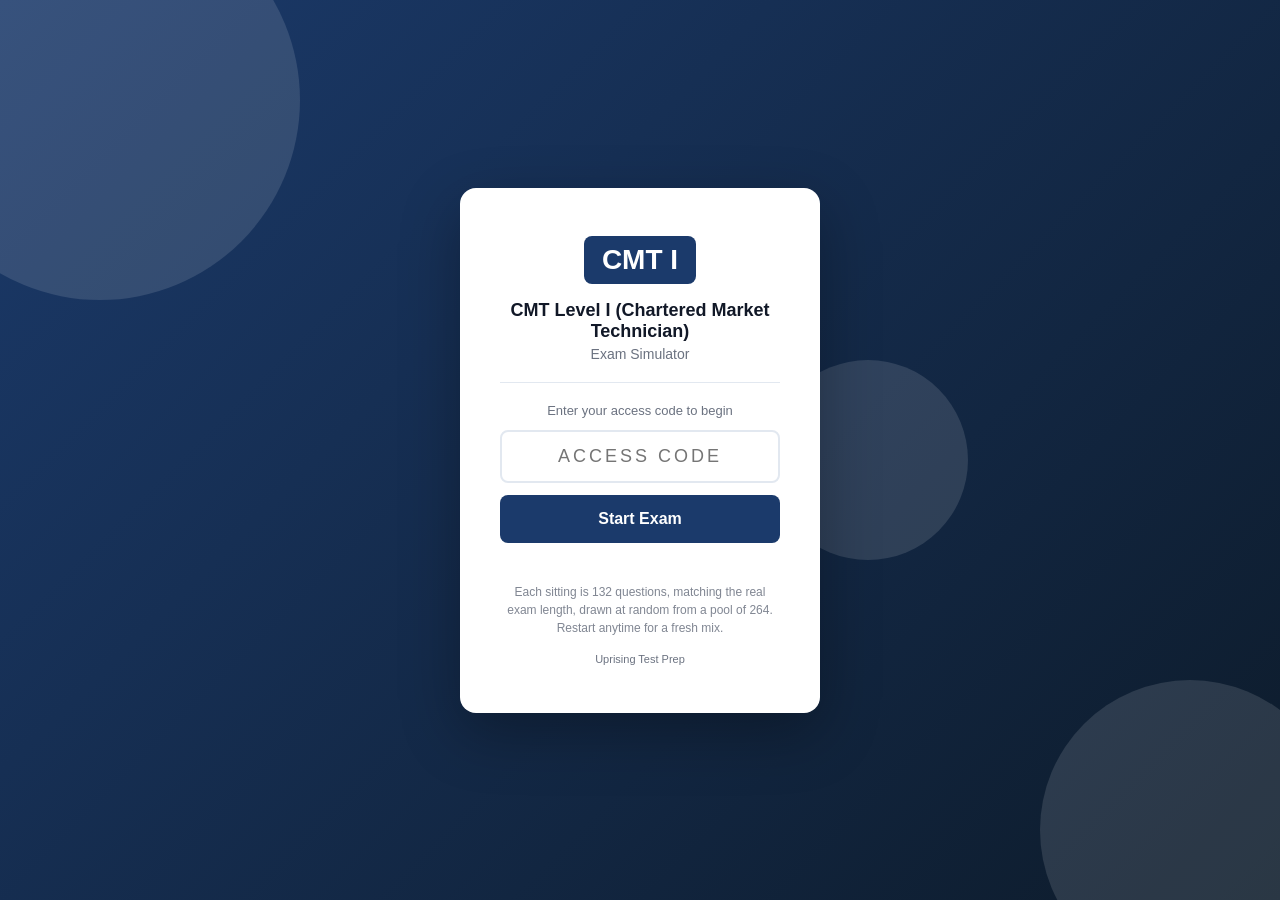
<file: index.html>
<!DOCTYPE html>
<html lang="en">
<head>
  <meta charset="UTF-8" />
  <meta name="viewport" content="width=device-width, initial-scale=1.0, viewport-fit=cover" />
  <meta name="apple-mobile-web-app-capable" content="yes" />
  <meta name="apple-mobile-web-app-status-bar-style" content="black-translucent" />
  <title>CMT Level I Exam Simulator</title>
  <link rel="stylesheet" href="style.css" />
</head>
<body>

<div id="access-gate">
  <div class="gate-bg-shapes">
    <div class="shape shape-1"></div>
    <div class="shape shape-2"></div>
    <div class="shape shape-3"></div>
  </div>
  <div class="gate-card">
    <div class="gate-logo">
      <div class="logo-badge">CMT I</div>
    </div>
    <h1 class="gate-title">CMT Level I (Chartered Market Technician)</h1>
    <p class="gate-subtitle">Exam Simulator</p>
    <div class="gate-divider"></div>
    <p class="gate-instruction">Enter your access code to begin</p>
    <input type="text" id="access-code-input" class="gate-input"
           placeholder="Access Code" autocomplete="off"
           maxlength="20" spellcheck="false" />
    <button id="access-btn" class="gate-btn">Start Exam</button>
    <p id="access-error" class="gate-error"></p>
    <p class="gate-pool-note">Each sitting is 132 questions, matching the real exam length, drawn at random from a pool of 264. Restart anytime for a fresh mix.</p>
    <p class="gate-hint">Uprising Test Prep</p>
  </div>
</div>

<div id="app" style="display:none">
  <header class="top-bar">
    <div class="bar-left">
      <span class="bar-logo">CMT I</span>
      <span class="bar-title">Exam Simulator</span>
    </div>
    <div class="bar-right">
      <span class="bar-timer" id="timer-display">--:--</span>
      <button class="bar-btn" id="flag-btn">Flag</button>
      <button class="bar-btn bar-btn-primary" id="submit-btn">
        <span class="btn-full">Submit Exam</span>
        <span class="btn-short">Submit</span>
      </button>
    </div>
  </header>

  <div class="progress-strip">
    <div class="progress-bar" id="progress-bar"></div>
  </div>

  <main class="exam-main">
    <div class="question-panel">
      <div class="q-meta">
        <span id="q-counter"></span>
        <span class="q-pool-chip" title="This sitting is 132 questions, matching the real exam length, drawn at random from a pool of 264. Restart for a fresh mix.">264 Questions Available</span>
        <span id="q-domain" class="q-domain-tag"></span>
        <span id="q-flag-indicator" class="flag-chip" style="display:none">Flagged</span>
      </div>
      <!-- Shared text for a linked cluster (a clinical case, a reading
           passage). It sits ABOVE the stem, which is the one thing that
           legitimately precedes it, and repeats on every question in the
           cluster so nobody has to page backwards. -->
      <div id="q-cluster-wrap" class="cluster-wrap" style="display:none"></div>
      <p id="question-text" class="q-text"></p>
      <!-- The picture sits BELOW the question text so the simulator matches
           the printed book exactly: stem, then picture, then options. They
           used to disagree (book put the picture under the stem, simulator put
           it above), so no single wording could be true in both places, and
           184 of MLPAO's 185 image questions said "shown above" while the
           book printed the picture below the sentence. Write stems with
           neutral wording ("the strip shown", "the diagram shows") and this
           whole class of bug cannot come back. -->
      <div id="q-image-wrap" style="display:none; margin-bottom:14px;"></div>
      <div id="options-list" class="options-list"></div>
      <div id="explanation-box" class="explanation-box" style="display:none">
        <div class="explanation-label">Explanation</div>
        <p id="explanation-text" class="explanation-text"></p>
      </div>
    </div>
    <div class="nav-bar">
      <button class="nav-btn" id="prev-btn">&#8592; Prev</button>
      <button class="nav-btn nav-btn-map" id="map-btn">Question Map</button>
      <button class="nav-btn nav-btn-next" id="next-btn">Next &#8594;</button>
    </div>
  </main>
</div>

<!-- Question Map Modal -->
<div id="map-modal" style="display:none">
  <div class="map-backdrop" id="map-backdrop"></div>
  <div class="map-panel">
    <div class="map-header">
      <span class="map-title">Question Map</span>
      <button id="map-close" class="map-close-btn">&#x2715; Close</button>
    </div>
    <div class="map-legend">
      <span class="leg-item"><span class="leg-swatch leg-answered"></span>Answered</span>
      <span class="leg-item"><span class="leg-swatch leg-flagged"></span>Flagged</span>
      <span class="leg-item"><span class="leg-swatch leg-unanswered"></span>Unanswered</span>
    </div>
    <div id="q-grid" class="q-grid"></div>
  </div>
</div>

<div id="results-screen" style="display:none">
  <div class="results-card">
    <div class="res-header">
      <div class="res-badge">CMT I</div>
      <h2 id="res-status" class="res-status"></h2>
      <p id="res-score" class="res-score"></p>
    </div>
    <div id="res-domains" class="res-domains"></div>
    <p class="mode-pool-note">This sitting drew 132 questions from a pool of 264. Restart for a fresh mix.</p>
    <button id="res-review-btn" class="res-btn">Review Answers</button>
    <button id="res-restart-btn" class="res-btn res-btn-secondary">Restart</button>
  </div>
</div>

<script src="questions.js"></script>
<script src="app.js"></script>
</body>
</html>
</file>
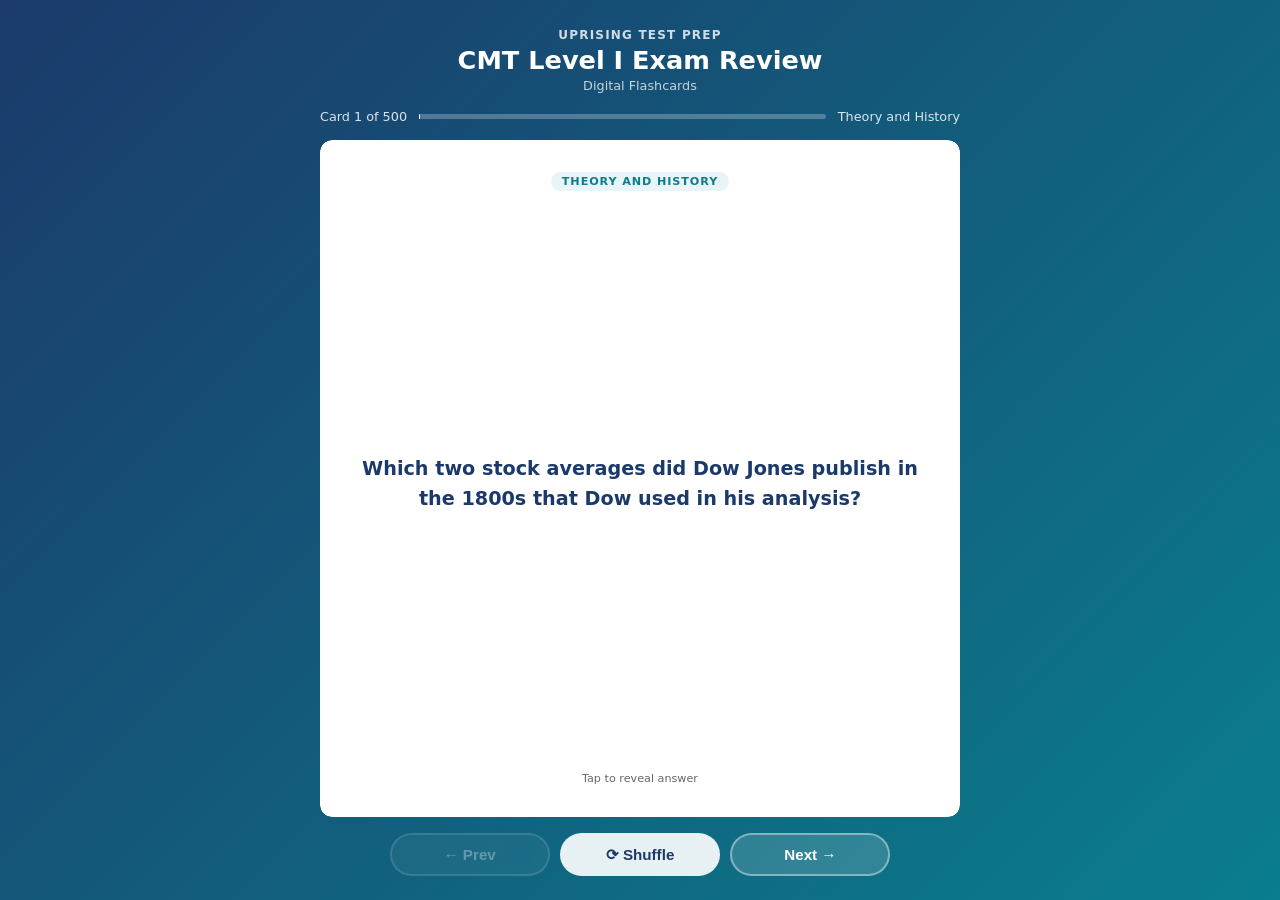
<file: flashcards/index.html>
<!DOCTYPE html>
<html lang="en">
<head>
  <meta charset="UTF-8">
  <meta name="viewport" content="width=device-width, initial-scale=1.0">
  <title>CMT Level I Exam Review: Flashcards</title>
  <style>
    :root {
      --blue:   #1B3A6B;
      --teal:   #0A7E8C;
      --ltblue: #E8F4F8;
      --white:  #FFFFFF;
      --text:   #1A1A1A;
      --muted:  #666;
      --radius: 12px;
    }
    * { box-sizing: border-box; margin: 0; padding: 0; }
    html, body { height: 100%; }
    body {
      font-family: 'Segoe UI', system-ui, sans-serif;
      background: linear-gradient(135deg, var(--blue) 0%, var(--teal) 100%);
      /* Pinned, not min-height: the page must never grow, or the controls
         get pushed below the fold on iOS where 100dvh and height:100%
         disagree. The height:100% rule above is the pre-dvh fallback. */
      height: 100dvh;
      max-height: 100dvh;
      overflow: hidden;
      display: flex;
      flex-direction: column;
      align-items: center;
      padding: 1.25rem 1rem 1rem;
      gap: 0.75rem;
      overflow-x: hidden;
    }
    header { text-align: center; color: #fff; flex-shrink: 0; }
    header .brand { font-size: 0.75rem; font-weight: 700; letter-spacing: 0.1em; opacity: 0.8; text-transform: uppercase; }
    header h1 { font-size: 1.3rem; font-weight: 800; margin-top: 0.2rem; }
    header .subtitle { font-size: 0.8rem; opacity: 0.75; margin-top: 0.15rem; }
    #progress-info {
      display: flex; align-items: center; gap: 0.75rem;
      color: rgba(255,255,255,0.85); font-size: 0.8rem;
      flex-shrink: 0; width: 100%; max-width: 640px;
    }
    #progress-bar-track {
      flex: 1; background: rgba(255,255,255,0.25);
      border-radius: 4px; height: 5px;
    }
    #progress-bar-fill { height: 100%; background: #fff; border-radius: 4px; transition: width 0.3s; }
    .card-scene {
      width: 100%; max-width: 640px;
      perspective: 1200px;
      cursor: pointer;
      flex: 1; min-height: 0;
      display: flex; flex-direction: column;
    
      /* WebKit does not clip overflow inside a preserve-3d context, so the
         answer pane's own clip is dropped and a long answer paints over the
         Prev/Next row. This element only sets the perspective and is NOT
         itself in the 3D context, so its clip is honoured in every engine. */
      overflow: hidden;
      border-radius: var(--radius);
    }
    .card-inner {
      position: relative; width: 100%;
      flex: 1; min-height: 0;
      transition: transform 0.55s cubic-bezier(.4,0,.2,1);
      transform-style: preserve-3d;
    }
    .card-scene.flipped .card-inner { transform: rotateY(180deg); }
    .card-face {
      position: absolute; inset: 0;
      backface-visibility: hidden; -webkit-backface-visibility: hidden;
      border-radius: var(--radius);
      display: flex; flex-direction: column;
      padding: 1.5rem 1.75rem;
      box-shadow: 0 12px 40px rgba(0,0,0,0.2);
      overflow: hidden;
    
      /* Painting through a mask forces WebKit to allocate a real clipping
         layer for a 3D-transformed element, which is what makes the
         overflow:hidden and the rounded corners above actually apply. */
      -webkit-mask-image: -webkit-radial-gradient(#fff, #000);
              mask-image: radial-gradient(#fff, #000);
    }
    .card-front { background: var(--white); align-items: center; justify-content: center; }
    .card-back  { background: var(--ltblue); transform: rotateY(180deg); }
    .card-badge {
      font-size: 0.7rem; font-weight: 700; text-transform: uppercase;
      letter-spacing: 0.08em;
      background: var(--ltblue); color: var(--teal);
      padding: 0.2rem 0.65rem; border-radius: 20px;
      margin-bottom: 0.85rem; flex-shrink: 0;
    }
    .card-back .card-badge { background: rgba(10,126,140,0.12); }
    .card-front .q-text {
      font-size: 1.1rem; font-weight: 600; color: var(--blue); line-height: 1.55;
      text-align: center; overflow-y: auto; flex: 1;
      display: flex; align-items: center; justify-content: center;
      scrollbar-width: thin; scrollbar-color: rgba(27,58,107,0.3) transparent;
    }
    .card-back .a-label { font-size: 0.7rem; font-weight: 700; color: var(--teal); text-transform: uppercase; letter-spacing: 0.08em; margin-bottom: 0.4rem; flex-shrink: 0; }
    .card-back .a-text  {
      font-size: 0.975rem; color: var(--text); line-height: 1.65;
      overflow-y: auto; flex: 1; min-height: 0; padding-right: 4px;
      scrollbar-width: thin; scrollbar-color: rgba(10,126,140,0.4) transparent;
    
      -webkit-overflow-scrolling: touch;
      overscroll-behavior: contain;
    }
    .card-back .a-text::-webkit-scrollbar { width: 4px; }
    .card-back .a-text::-webkit-scrollbar-track { background: transparent; }
    .card-back .a-text::-webkit-scrollbar-thumb { background: rgba(10,126,140,0.4); border-radius: 4px; }
    .tap-hint { flex-shrink: 0; margin-top: 0.6rem; font-size: 0.7rem; color: var(--muted); text-align: center; }
    .card-back .tap-hint { color: var(--teal); opacity: 0.7; }
    .controls {
      display: flex; gap: 0.65rem; flex-wrap: nowrap;
      justify-content: center; flex-shrink: 0;
      width: 100%; max-width: 640px;
      padding-bottom: env(safe-area-inset-bottom, 0px);
    }
    .btn {
      padding: 0.6rem 1.2rem; border-radius: 50px;
      border: 2px solid rgba(255,255,255,0.4);
      background: rgba(255,255,255,0.15); color: #fff;
      font-weight: 700; font-size: 0.875rem; cursor: pointer;
      transition: all 0.2s; backdrop-filter: blur(4px);
      white-space: nowrap; flex: 1; max-width: 160px;
    }
    .btn:hover { background: rgba(255,255,255,0.3); border-color: rgba(255,255,255,0.7); }
    .btn:active { transform: scale(0.96); }
    .btn:disabled { opacity: 0.35; cursor: not-allowed; }
    .btn.btn-primary { background: rgba(255,255,255,0.9); color: var(--blue); border-color: transparent; }
    .btn.btn-primary:hover { background: #fff; }
    #loading { color: rgba(255,255,255,0.8); font-size: 1rem; text-align: center; padding: 3rem; flex: 1; }
    @media (min-width: 768px) {
      body { padding: 1.75rem 1.5rem 1.5rem; gap: 1rem; }
      header h1 { font-size: 1.6rem; }
      .card-face { padding: 2rem 2.5rem; }
      .card-front .q-text { font-size: 1.2rem; }
      .card-back .a-text { font-size: 1.05rem; }
      .btn { font-size: 0.95rem; padding: 0.65rem 1.4rem; }
    }
    @media (max-width: 380px) {
      body { padding: 0.75rem; gap: 0.5rem; }
      header .brand { font-size: 0.65rem; }
      header h1 { font-size: 1.1rem; }
      header .subtitle { display: none; }
      .card-face { padding: 1rem 1.1rem; }
      .card-front .q-text { font-size: 0.975rem; }
      .card-back .a-text { font-size: 0.875rem; }
      .btn { font-size: 0.8rem; padding: 0.5rem 0.75rem; }
    }
  </style>
</head>
<body>
<header>
  <div class="brand">Uprising Test Prep</div>
  <h1>CMT Level I Exam Review</h1>
  <div class="subtitle">Digital Flashcards</div>
</header>
<div id="progress-info">
  <span id="card-counter">Card 1</span>
  <div id="progress-bar-track"><div id="progress-bar-fill" style="width:0%"></div></div>
  <span id="domain-label"></span>
</div>
<div id="loading">Loading flashcards...</div>
<div class="card-scene" id="card-scene" style="display:none" onclick="flipCard()">
  <div class="card-inner" id="card-inner">
    <div class="card-face card-front">
      <div class="card-badge" id="front-badge"></div>
      <div class="q-text" id="q-text"></div>
      <div class="tap-hint">Tap to reveal answer</div>
    </div>
    <div class="card-face card-back">
      <div class="card-badge" id="back-badge">Answer</div>
      <div class="a-label">Answer</div>
      <div class="a-text" id="a-text"></div>
      <div class="tap-hint">Tap to flip back</div>
    </div>
  </div>
</div>
<div class="controls" id="controls" style="display:none">
  <button class="btn" id="prev-btn" onclick="event.stopPropagation();move(-1)" disabled>&#8592; Prev</button>
  <button class="btn btn-primary" onclick="event.stopPropagation();shuffleCards()">&#10227; Shuffle</button>
  <button class="btn" id="next-btn" onclick="event.stopPropagation();move(1)">Next &#8594;</button>
</div>
<script>
const DOMAIN_LABELS = {
  theory_and_history: "Theory and History",
  classical_techniques: "Classical Techniques",
  advanced_techniques: "Advanced Techniques",
  ethics: "Ethics",
};
let cards   = [];
let current = 0;
async function init() {
  try {
    const res = await fetch('flashcards.json');
    if (!res.ok) throw new Error('Network error');
    cards = await res.json();
    document.getElementById('loading').style.display    = 'none';
    document.getElementById('card-scene').style.display = 'flex';
    document.getElementById('controls').style.display   = 'flex';
    show();
  } catch (e) {
    document.getElementById('loading').textContent = 'Error loading flashcards. Please try refreshing.';
  }
}
function domainLabel(key) {
  return DOMAIN_LABELS[key] || key.replace(/_/g, ' ').replace(/\b\w/g, c => c.toUpperCase());
}
function show() {
  const c = cards[current];
  document.getElementById('card-scene').classList.remove('flipped');
  document.getElementById('a-text').scrollTop = 0;
  const label = domainLabel(c.domain || c.chapter || '');
  document.getElementById('q-text').textContent       = c.front;
  document.getElementById('a-text').textContent       = c.back;
  document.getElementById('front-badge').textContent  = label;
  document.getElementById('back-badge').textContent   = label;
  document.getElementById('card-counter').textContent = `Card ${current+1} of ${cards.length}`;
  document.getElementById('domain-label').textContent = label;
  document.getElementById('progress-bar-fill').style.width = `${((current+1)/cards.length*100).toFixed(1)}%`;
  document.getElementById('prev-btn').disabled = current === 0;
  document.getElementById('next-btn').disabled = current === cards.length - 1;
}
function flipCard() { document.getElementById('card-scene').classList.toggle('flipped'); }
function move(dir) {
  const next = current + dir;
  if (next < 0 || next >= cards.length) return;
  current = next; show();
}
function shuffleCards() {
  for (let i = cards.length - 1; i > 0; i--) {
    const j = Math.floor(Math.random() * (i+1));
    [cards[i], cards[j]] = [cards[j], cards[i]];
  }
  current = 0; show();
}
document.addEventListener('keydown', e => {
  if (e.key === 'ArrowRight' || e.key === 'ArrowDown') move(1);
  else if (e.key === 'ArrowLeft' || e.key === 'ArrowUp') move(-1);
  else if (e.key === ' ' || e.key === 'Enter') { e.preventDefault(); flipCard(); }
});
init();
</script>
</body>
</html>
</file>
<file: style.css>
/* CMT1 Exam Simulator, Styles */
:root {
  --primary:   #1B3A6B;
  --pass:      #059669;
  --fail:      #DC2626;
  --bg:        #F3F4F8;
  --card:      #FFFFFF;
  --border:    #E2E8F0;
  --text:      #111827;
  --muted:     #6B7280;
  --radius:    10px;
}
*, *::before, *::after { box-sizing: border-box; margin: 0; padding: 0; }
body {
  font-family: -apple-system, BlinkMacSystemFont, "Segoe UI", sans-serif;
  background: var(--bg);
  color: var(--text);
  height: 100vh;
  height: 100dvh;
  overflow: hidden;
  -webkit-text-size-adjust: 100%;
}

/* ── Access Gate ─────────────────────────────────────────────────────────── */
#access-gate {
  display: flex;
  align-items: center;
  justify-content: center;
  height: 100vh;
  height: 100dvh;
  background: linear-gradient(135deg, var(--primary) 0%, #0d1b2a 100%);
  position: relative;
  overflow: hidden;
  padding: 20px;
  padding-top: max(20px, env(safe-area-inset-top));
  padding-bottom: max(20px, env(safe-area-inset-bottom));
}
.gate-bg-shapes { position: absolute; inset: 0; pointer-events: none; }
.shape { position: absolute; border-radius: 50%; opacity: .12; background: #fff; }
.shape-1 { width: 400px; height: 400px; top: -100px; left: -100px; }
.shape-2 { width: 300px; height: 300px; bottom: -80px; right: -60px; }
.shape-3 { width: 200px; height: 200px; top: 40%; left: 60%; }
.gate-card {
  background: #fff;
  border-radius: 16px;
  padding: 48px 40px;
  text-align: center;
  width: 100%;
  max-width: 360px;
  position: relative;
  z-index: 1;
  box-shadow: 0 20px 60px rgba(0,0,0,.3);
}
.logo-badge {
  display: inline-block;
  background: var(--primary);
  color: #fff;
  font-weight: 800;
  font-size: 28px;
  padding: 8px 18px;
  border-radius: 8px;
}
.gate-title { font-size: 18px; font-weight: 700; margin-top: 16px; color: var(--text); }
.gate-subtitle { color: var(--muted); font-size: 14px; margin-top: 4px; }
.gate-divider { height: 1px; background: var(--border); margin: 20px 0; }
.gate-instruction { font-size: 13px; color: var(--muted); margin-bottom: 12px; }
.gate-input {
  width: 100%;
  padding: 14px 16px;
  border: 2px solid var(--border);
  border-radius: 8px;
  font-size: 18px;
  text-align: center;
  text-transform: uppercase;
  letter-spacing: 3px;
  outline: none;
}
.gate-input:focus { border-color: var(--primary); }
.gate-btn {
  width: 100%;
  margin-top: 12px;
  padding: 15px;
  background: var(--primary);
  color: #fff;
  border: none;
  border-radius: 8px;
  font-size: 16px;
  font-weight: 600;
  cursor: pointer;
  -webkit-tap-highlight-color: transparent;
}
.gate-btn:hover { opacity: .9; }
.gate-error { color: var(--fail); font-size: 13px; margin-top: 8px; min-height: 18px; }
.gate-hint { color: var(--muted); font-size: 11px; margin-top: 16px; }
.gate-pool-note { color: var(--muted); opacity: .85; font-size: 12px; margin-top: 14px; line-height: 1.5; }
.mode-pool-note { color: var(--muted); opacity: .85; font-size: 12.5px; text-align: center; margin: 4px 0 16px; line-height: 1.5; }

/* ── App shell ───────────────────────────────────────────────────────────── */
#app {
  display: flex;
  flex-direction: column;
  height: 100vh;
  height: 100dvh;
  padding-top: env(safe-area-inset-top);
}
.top-bar {
  display: flex;
  justify-content: space-between;
  align-items: center;
  background: var(--primary);
  color: #fff;
  padding: 0 20px;
  padding-left: max(20px, env(safe-area-inset-left));
  padding-right: max(20px, env(safe-area-inset-right));
  height: 52px;
  flex-shrink: 0;
  gap: 8px;
}
.bar-left { display: flex; align-items: center; gap: 8px; min-width: 0; }
.bar-logo { font-weight: 800; font-size: 18px; flex-shrink: 0; }
.bar-title { font-size: 14px; opacity: .8; white-space: nowrap; overflow: hidden; text-overflow: ellipsis; }
.bar-right { display: flex; align-items: center; gap: 8px; flex-shrink: 0; }
.bar-timer {
  font-variant-numeric: tabular-nums;
  font-size: 16px;
  font-weight: 600;
  min-width: 68px;
  text-align: right;
}
.bar-btn {
  padding: 7px 13px;
  background: rgba(255,255,255,.15);
  border: 1px solid rgba(255,255,255,.3);
  color: #fff;
  border-radius: 6px;
  cursor: pointer;
  font-size: 13px;
  white-space: nowrap;
  -webkit-tap-highlight-color: transparent;
  touch-action: manipulation;
}
.bar-btn:hover { background: rgba(255,255,255,.25); }
.bar-btn-primary {
  background: #fff;
  color: var(--primary);
  border-color: #fff;
  font-weight: 600;
}
.bar-btn-primary:hover { background: #f0f0f0; }
.btn-short { display: none; }
.btn-full  { display: inline; }

.progress-strip { height: 4px; background: rgba(0,0,0,.1); flex-shrink: 0; }
.progress-bar   { height: 100%; background: #4ade80; transition: width .3s; }

/* ── Main exam area ──────────────────────────────────────────────────────── */
.exam-main {
  flex: 1;
  overflow: hidden;
  display: flex;
  flex-direction: column;
  padding: 16px 20px 0;
  padding-left: max(16px, env(safe-area-inset-left));
  padding-right: max(16px, env(safe-area-inset-right));
  min-height: 0;
}
.question-panel { flex: 1; overflow-y: auto; padding-bottom: 12px; -webkit-overflow-scrolling: touch; }
.q-meta {
  display: flex;
  align-items: center;
  gap: 8px;
  margin-bottom: 12px;
  font-size: 13px;
  color: var(--muted);
  flex-wrap: wrap;
}
.q-domain-tag {
  background: var(--primary);
  color: #fff;
  padding: 2px 8px;
  border-radius: 4px;
  font-size: 11px;
  font-weight: 600;
}
.q-pool-chip {
  background: #EEF2FF;
  background: color-mix(in srgb, var(--primary) 12%, #fff);
  color: var(--primary);
  border: 1px solid var(--primary);
  padding: 2px 8px;
  border-radius: 10px;
  font-size: 11px;
  font-weight: 700;
  cursor: help;
  white-space: nowrap;
}
.flag-chip {
  background: #FEF3C7;
  color: #92400E;
  padding: 2px 8px;
  border-radius: 4px;
  font-size: 11px;
  font-weight: 600;
}
.cluster-wrap {
  border-left: 4px solid var(--primary, #1B3A6B);
  background: #F2F6FC; border-radius: 8px;
  padding: 10px 14px; margin-bottom: 16px;
}
.cluster-label {
  font-size: 11px; font-weight: 700; letter-spacing: 0.06em;
  text-transform: uppercase; color: var(--primary, #1B3A6B); margin-bottom: 6px;
}
.cluster-body {
  max-height: 38vh; overflow-y: auto; font-size: 15px; line-height: 1.6;
  -webkit-overflow-scrolling: touch;
}
.cluster-body p + p { margin-top: 10px; }
@media (min-width: 1100px) { .cluster-body { max-height: 52vh; } }

.q-image {
  max-width: 100%;
  /* Cap the height too. With only max-width, a tall exhibit renders at full
     width and pushes the stem and every option below the fold, so the question
     looks like it has no answers until the candidate scrolls. Found on CNPLE. */
  max-height: 62vh;
  width: auto;
  height: auto;
  object-fit: contain;
  border-radius: 6px;
  border: 1px solid var(--border);
  display: block;
  margin-bottom: 14px;
}
.q-text { font-size: 16px; line-height: 1.65; margin-bottom: 20px; }
.options-list { display: flex; flex-direction: column; gap: 10px; }
.option {
  display: flex;
  align-items: flex-start;
  gap: 12px;
  padding: 15px 16px;
  background: var(--card);
  border: 2px solid var(--border);
  border-radius: var(--radius);
  cursor: pointer;
  transition: .15s;
  -webkit-tap-highlight-color: transparent;
  touch-action: manipulation;
  min-height: 52px;
}
.option:hover  { border-color: var(--primary); background: #F8FAFF; }
.option.selected  { border-color: var(--primary); background: #EEF3FF; }
.option.correct   { border-color: #059669; background: #ECFDF5; }
.option.incorrect { border-color: #DC2626; background: #FEF2F2; }
.explanation-box {
  margin-top: 20px;
  padding: 16px 18px;
  background: #F0F9FF;
  border-left: 4px solid #2563EB;
  border-radius: 6px;
}
.explanation-label {
  font-size: 11px;
  font-weight: 700;
  text-transform: uppercase;
  letter-spacing: .06em;
  color: #2563EB;
  margin-bottom: 8px;
}
.explanation-text { font-size: 14.5px; line-height: 1.7; color: #1e293b; margin: 0; }
.opt-letter { font-weight: 700; font-size: 15px; color: var(--primary); min-width: 22px; padding-top: 1px; flex-shrink: 0; }
.opt-text   { font-size: 15px; line-height: 1.5; }

/* ── Nav bar ─────────────────────────────────────────────────────────────── */
.nav-bar {
  display: flex;
  align-items: center;
  gap: 8px;
  padding: 10px 0;
  padding-bottom: max(14px, env(safe-area-inset-bottom));
  flex-shrink: 0;
}
.nav-btn {
  flex: 1;
  padding: 13px 8px;
  background: var(--card);
  border: 1px solid var(--border);
  border-radius: 8px;
  cursor: pointer;
  font-size: 15px;
  font-weight: 500;
  text-align: center;
  -webkit-tap-highlight-color: transparent;
  touch-action: manipulation;
  min-height: 48px;
}
.nav-btn:hover      { background: #f0f0f0; }
.nav-btn-map {
  background: var(--bg);
  border-color: var(--primary);
  color: var(--primary);
  font-weight: 600;
}
.nav-btn-map:hover { background: #EEF3FF; }
.nav-btn-next {
  background: var(--primary);
  color: #fff;
  border-color: var(--primary);
}
.nav-btn-next:hover { opacity: .9; }

/* ── Question Map Modal ──────────────────────────────────────────────────── */
#map-modal {
  position: fixed;
  inset: 0;
  z-index: 1000;
  display: flex;
  flex-direction: column;
  justify-content: flex-end;
}
.map-backdrop { position: absolute; inset: 0; background: rgba(0,0,0,.5); }
.map-panel {
  position: relative;
  background: #fff;
  border-radius: 20px 20px 0 0;
  padding: 20px;
  padding-bottom: max(20px, env(safe-area-inset-bottom));
  max-height: 80vh;
  max-height: 80dvh;
  display: flex;
  flex-direction: column;
  box-shadow: 0 -4px 30px rgba(0,0,0,.2);
}
.map-header {
  display: flex;
  align-items: center;
  justify-content: space-between;
  margin-bottom: 12px;
  flex-shrink: 0;
}
.map-title { font-size: 17px; font-weight: 700; color: var(--text); }
.map-close-btn {
  padding: 8px 16px;
  background: var(--bg);
  border: 1px solid var(--border);
  border-radius: 8px;
  cursor: pointer;
  font-size: 14px;
  font-weight: 500;
  min-height: 40px;
  -webkit-tap-highlight-color: transparent;
  touch-action: manipulation;
}
.map-close-btn:hover { background: #e5e7eb; }
.map-legend { display: flex; gap: 16px; margin-bottom: 14px; flex-shrink: 0; flex-wrap: wrap; }
.leg-item { display: flex; align-items: center; gap: 6px; font-size: 13px; color: var(--muted); }
.leg-swatch {
  width: 16px;
  height: 16px;
  border-radius: 3px;
  border: 1px solid var(--border);
  background: var(--card);
  display: inline-block;
  flex-shrink: 0;
}
.leg-swatch.leg-answered  { background: var(--primary); border-color: var(--primary); }
.leg-swatch.leg-flagged   { background: #FEF3C7; border-color: #F59E0B; }
.leg-swatch.leg-unanswered { background: var(--card); }
.q-grid {
  display: flex;
  flex-wrap: wrap;
  gap: 6px;
  overflow-y: auto;
  flex: 1;
  padding-bottom: 8px;
  -webkit-overflow-scrolling: touch;
}
.grid-btn {
  width: 40px;
  height: 40px;
  border: 1px solid var(--border);
  border-radius: 6px;
  background: var(--card);
  font-size: 12px;
  cursor: pointer;
  font-weight: 500;
  -webkit-tap-highlight-color: transparent;
  touch-action: manipulation;
}
.grid-btn.answered { background: var(--primary); color: #fff; border-color: var(--primary); }
.grid-btn.flagged  { background: #FEF3C7; border-color: #F59E0B; }
.grid-btn.active   { outline: 3px solid var(--primary); outline-offset: 2px; }

/* ── Results ─────────────────────────────────────────────────────────────── */
#results-screen {
  display: flex;
  align-items: flex-start;
  justify-content: center;
  min-height: 100vh;
  min-height: 100dvh;
  background: var(--bg);
  overflow-y: auto;
  -webkit-overflow-scrolling: touch;
  padding: 20px 16px;
  padding-top: max(20px, env(safe-area-inset-top));
  padding-bottom: max(20px, env(safe-area-inset-bottom));
}
.results-card {
  background: var(--card);
  border-radius: 16px;
  padding: 40px;
  max-width: 480px;
  width: 100%;
  box-shadow: 0 8px 30px rgba(0,0,0,.1);
}
.res-header { text-align: center; margin-bottom: 24px; }
.res-badge {
  display: inline-block;
  background: var(--primary);
  color: #fff;
  font-weight: 800;
  font-size: 22px;
  padding: 6px 16px;
  border-radius: 8px;
}
.res-status { font-size: 36px; font-weight: 800; margin-top: 12px; }
.res-score  { font-size: 18px; color: var(--muted); margin-top: 4px; }
.res-domains { margin-bottom: 24px; display: flex; flex-direction: column; gap: 10px; }
.res-domain-row { display: flex; align-items: center; gap: 8px; font-size: 13px; }
.res-domain-name { width: 160px; font-weight: 500; flex-shrink: 0; }
.res-domain-bar-wrap { flex: 1; background: #E5E7EB; border-radius: 4px; height: 8px; overflow: hidden; }
.res-domain-bar { height: 100%; border-radius: 4px; transition: width .5s; }
.res-domain-pct { width: 36px; text-align: right; font-weight: 600; }
.res-btn {
  width: 100%;
  padding: 15px;
  background: var(--primary);
  color: #fff;
  border: none;
  border-radius: 8px;
  font-size: 15px;
  font-weight: 600;
  cursor: pointer;
  margin-bottom: 10px;
  min-height: 52px;
  -webkit-tap-highlight-color: transparent;
  touch-action: manipulation;
}
.res-btn:hover { opacity: .9; }
.res-btn-secondary {
  background: transparent;
  color: var(--primary);
  border: 2px solid var(--primary);
}
.res-btn-secondary:hover { background: var(--primary); color: #fff; }

/* ── Mobile breakpoint (phones ≤ 640px) ─────────────────────────────────── */
@media (max-width: 640px) {
  /* Gate card */
  .gate-card { padding: 32px 24px; }

  /* Top bar: hide long title text, swap Submit label */
  .bar-title  { display: none; }
  .btn-full   { display: none; }
  .btn-short  { display: inline; }
  .bar-right  { gap: 6px; }
  .bar-btn    { padding: 6px 10px; font-size: 12px; }
  .bar-timer  { font-size: 14px; min-width: 58px; }

  /* Exam main */
  .exam-main { padding: 12px 14px 0; }
  .q-text { font-size: 16px; }
  .opt-text { font-size: 15px; }

  /* Nav bar, bigger touch targets */
  .nav-btn { font-size: 14px; padding: 14px 6px; }

  /* Results */
  .results-card { padding: 28px 20px; }
  .res-domain-name { width: 110px; font-size: 12px; }
  .res-domain-pct  { font-size: 12px; }
  .res-status { font-size: 30px; }

  /* Map grid, slightly bigger buttons on phones */
  .grid-btn { width: 42px; height: 42px; }
}

/* ── Very small phones (≤ 380px) ────────────────────────────────────────── */
@media (max-width: 380px) {
  .bar-logo { font-size: 15px; }
  .bar-btn  { padding: 5px 8px; font-size: 11px; }
  .bar-timer { font-size: 13px; min-width: 52px; }
  .nav-btn  { font-size: 13px; }
  .grid-btn { width: 38px; height: 38px; font-size: 11px; }
}
</file>
